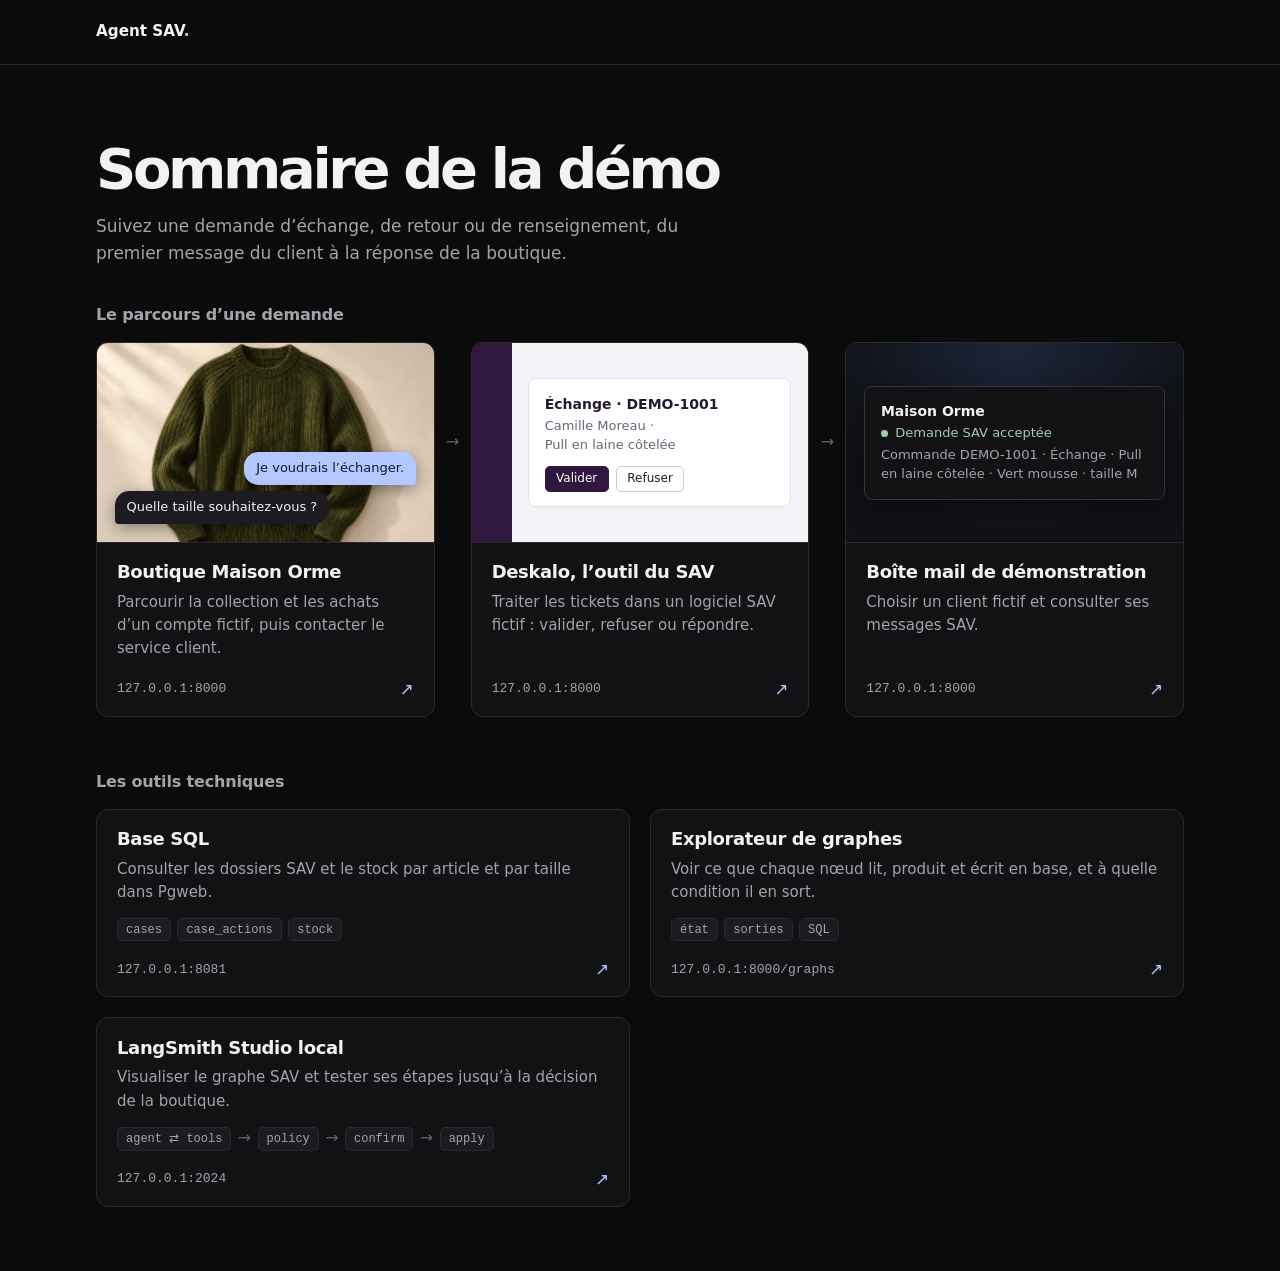
<file: interface/sommaire.html>
<!doctype html>
<html lang="fr">
<head>
  <meta charset="utf-8">
  <meta name="viewport" content="width=device-width, initial-scale=1">
  <title>Sommaire de la démo · Agent SAV</title>
  <link rel="stylesheet" href="theme.css">
  <style>
    /* Le parcours SAV en trois étapes illustrées, puis les outils techniques. */
    .shell { width: min(68rem, calc(100% - 3rem)); }
    .intro p { max-width: 40rem; font-size: 1.0625rem; }
    .section-title { margin-bottom: 1.1rem; font-size: 1rem; font-weight: 550; letter-spacing: -.01em; color: var(--muted); }
    .steps, .tools ul { margin: 0; padding: 0; list-style: none; }

    .steps { display: grid; grid-template-columns: repeat(3, minmax(0, 1fr)); gap: 2.25rem; }
    .steps li { position: relative; display: grid; }
    .steps li + li::before {
      content: "→" / "";
      position: absolute;
      top: 5.75rem;
      left: -2.25rem;
      width: 2.25rem;
      text-align: center;
      line-height: 1;
      color: var(--control-line);
    }

    .card {
      display: flex;
      flex-direction: column;
      min-width: 0;
      overflow: hidden;
      border: 1px solid var(--line);
      border-radius: .75rem;
      background: var(--surface);
      color: var(--ink);
      text-decoration: none;
      transition: border-color .18s, background-color .18s, transform .18s;
    }
    .card:hover { border-color: var(--accent-border); background: #15161b; color: var(--ink); transform: translateY(-3px); }
    .card-body { display: flex; flex: 1; flex-direction: column; gap: .5rem; padding: 1.2rem 1.25rem 1.1rem; }
    .card h3 { font-size: 1.125rem; font-weight: 620; letter-spacing: -.02em; }
    .card p { color: var(--muted); font-size: .9375rem; }
    .address {
      display: flex;
      align-items: center;
      justify-content: space-between;
      gap: .75rem;
      margin-top: auto;
      padding-top: .7rem;
      color: var(--muted);
      font: .8125rem/1.4 ui-monospace, Consolas, monospace;
    }
    .open-icon { color: var(--accent); font: 1.05rem/1 system-ui, sans-serif; transition: transform .18s; }
    .card:hover .open-icon { transform: translate(2px, -2px); }

    /* Aperçus décoratifs de chaque écran. */
    .preview {
      display: flex;
      flex-direction: column;
      justify-content: center;
      height: 12.5rem;
      padding: 1.1rem;
      border-bottom: 1px solid var(--line);
      background: radial-gradient(circle at 50% 0, #1c2438, #101116 75%);
      font-size: .8125rem;
      line-height: 1.45;
    }
    .preview-photo {
      justify-content: flex-end;
      align-items: flex-end;
      gap: .4rem;
      background: #2a2f1c url("../agent_sav/boutique/pull.webp") 50% 22% / cover;
    }
    .preview-helpdesk { background: linear-gradient(90deg, #2f1740 2.5rem, #f5f2f7 2.5rem); padding-left: 3.5rem; }
    .preview-helpdesk .window { border-color: #e6e1ea; background: #fff; color: #6d6277; box-shadow: none; }
    .preview-helpdesk .window b { color: #251a2e; }
    .preview-helpdesk .buttons span { border-color: #cfc6d6; color: #251a2e; }
    .preview-helpdesk .buttons .primary { border-color: #2f1740; background: #2f1740; color: #fff; }
    .bubble { padding: .45rem .75rem; border-radius: .9rem; box-shadow: 0 .25rem 1rem #0006; }
    .bubble-customer { border-bottom-right-radius: .25rem; background: var(--accent); color: #101a30; }
    .bubble-agent { align-self: flex-start; border-bottom-left-radius: .25rem; background: var(--surface-raised); }
    .window {
      display: grid;
      gap: .2rem;
      padding: .9rem 1rem;
      border: 1px solid #33343c;
      border-radius: .5rem;
      background: var(--surface);
      box-shadow: 0 .5rem 1.5rem #0006;
      color: var(--muted);
      text-wrap: balance;
    }
    .window b { color: var(--ink); font-size: .875rem; font-weight: 600; }
    .buttons { display: flex; gap: .45rem; margin-top: .5rem; }
    .buttons span { padding: .2rem .65rem; border: 1px solid var(--control-line); border-radius: .3rem; color: var(--ink); font-size: .75rem; }
    .buttons .primary { border-color: var(--accent-border); background: var(--accent-surface); color: var(--accent); }
    .accepted { display: flex; align-items: center; gap: .45rem; color: #a8cbad; }
    .accepted::before { content: ""; width: .45rem; height: .45rem; border-radius: 50%; background: currentColor; }

    .tools { margin-top: clamp(2.5rem, 5vw, 3.5rem); }
    .tools ul { display: grid; grid-template-columns: repeat(2, minmax(0, 1fr)); gap: 1.25rem; }
    .tools li { display: grid; }
    .chips { display: flex; flex-wrap: wrap; align-items: center; gap: .4rem; margin-top: .35rem; color: var(--control-line); }
    .chips code {
      padding: .12rem .5rem;
      border: 1px solid var(--line);
      border-radius: .3rem;
      background: var(--surface-raised);
      color: var(--muted);
      font: .75rem/1.5 ui-monospace, Consolas, monospace;
    }

    @media (prefers-reduced-motion: reduce) {
      .card, .open-icon { transition: none; }
      .card:hover, .card:hover .open-icon { transform: none; }
    }
  </style>
</head>
<body>
  <header class="site-header">
    <div class="shell header-inner">
      <a class="wordmark" href="sommaire.html">Agent SAV<span>.</span></a>
    </div>
  </header>
  <main class="shell">
    <div class="page-heading intro">
      <h1>Sommaire de la démo</h1>
      <p>Suivez une demande d’échange, de retour ou de renseignement, du premier message du client à la réponse de la boutique.</p>
    </div>

    <nav aria-label="Accès à la démonstration">
      <section aria-labelledby="steps-title">
        <h2 class="section-title" id="steps-title">Le parcours d’une demande</h2>
        <ol class="steps">
          <li>
            <a class="card" href="http://127.0.0.1:8000/" target="_blank" rel="noopener">
              <div class="preview preview-photo" aria-hidden="true">
                <span class="bubble bubble-customer">Je voudrais l’échanger.</span>
                <span class="bubble bubble-agent">Quelle taille souhaitez-vous ?</span>
              </div>
              <div class="card-body">
                <h3>Boutique Maison Orme</h3>
                <p>Parcourir la collection et les achats d’un compte fictif, puis contacter le service client.</p>
                <span class="address">127.0.0.1:8000 <span class="open-icon" aria-hidden="true">↗</span></span>
              </div>
            </a>
          </li>
          <li>
            <a class="card" href="http://127.0.0.1:8000/shop/support" target="_blank" rel="noopener">
              <div class="preview preview-helpdesk" aria-hidden="true">
                <div class="window">
                  <b>Échange · DEMO-1001</b>
                  <span>Camille Moreau · Pull en laine côtelée</span>
                  <div class="buttons"><span class="primary">Valider</span><span>Refuser</span></div>
                </div>
              </div>
              <div class="card-body">
                <h3>Deskalo, l’outil du SAV</h3>
                <p>Traiter les tickets dans un logiciel SAV fictif : valider, refuser ou répondre.</p>
                <span class="address">127.0.0.1:8000 <span class="open-icon" aria-hidden="true">↗</span></span>
              </div>
            </a>
          </li>
          <li>
            <a class="card" href="http://127.0.0.1:8000/support/mailbox" target="_blank" rel="noopener">
              <div class="preview" aria-hidden="true">
                <div class="window">
                  <b>Maison Orme</b>
                  <span class="accepted">Demande SAV acceptée</span>
                  <span>Commande DEMO-1001 · Échange · Pull en laine côtelée · Vert mousse · taille M</span>
                </div>
              </div>
              <div class="card-body">
                <h3>Boîte mail de démonstration</h3>
                <p>Choisir un client fictif et consulter ses messages SAV.</p>
                <span class="address">127.0.0.1:8000 <span class="open-icon" aria-hidden="true">↗</span></span>
              </div>
            </a>
          </li>
        </ol>
      </section>

      <section class="tools" aria-labelledby="tools-title">
        <h2 class="section-title" id="tools-title">Les outils techniques</h2>
        <ul>
          <li>
            <a class="card" href="http://127.0.0.1:8081/" target="_blank" rel="noopener">
              <div class="card-body">
                <h3>Base SQL</h3>
                <p>Consulter les dossiers SAV et le stock par article et par taille dans Pgweb.</p>
                <div class="chips" aria-hidden="true"><code>cases</code><code>case_actions</code><code>stock</code></div>
                <span class="address">127.0.0.1:8081 <span class="open-icon" aria-hidden="true">↗</span></span>
              </div>
            </a>
          </li>
          <li>
            <a class="card" href="http://127.0.0.1:8000/graphs" target="_blank" rel="noopener">
              <div class="card-body">
                <h3>Explorateur de graphes</h3>
                <p>Voir ce que chaque nœud lit, produit et écrit en base, et à quelle condition il en sort.</p>
                <div class="chips" aria-hidden="true"><code>état</code><code>sorties</code><code>SQL</code></div>
                <span class="address">127.0.0.1:8000/graphs <span class="open-icon" aria-hidden="true">↗</span></span>
              </div>
            </a>
          </li>
          <li>
            <a class="card" href="https://smith.langchain.com/studio/?baseUrl=http%3A%2F%2F127.0.0.1%3A2024" target="_blank" rel="noopener">
              <div class="card-body">
                <h3>LangSmith Studio local</h3>
                <p>Visualiser le graphe SAV et tester ses étapes jusqu’à la décision de la boutique.</p>
                <div class="chips" aria-hidden="true"><code>agent ⇄ tools</code>→<code>policy</code>→<code>confirm</code>→<code>apply</code></div>
                <span class="address">127.0.0.1:2024 <span class="open-icon" aria-hidden="true">↗</span></span>
              </div>
            </a>
          </li>
        </ul>
      </section>
    </nav>
  </main>
</body>
</html>
</file>
<file: interface/theme.css>
:root {
  color-scheme: dark;
  font-family: system-ui, sans-serif;
  line-height: 1.55;
  background: #0b0b0c;
  color: #f2f2f3;
  --ink: #f2f2f3;
  --muted: #a3a3ab;
  --line: #29292e;
  --control-line: #62626e;
  --surface: #121214;
  --surface-raised: #1b1b20;
  --accent: #b3c8ff;
  --accent-hover: #d4e0ff;
  --accent-surface: #18223a;
  --accent-border: #5673b0;
  --radius: .4rem;
}

*, *::before, *::after { box-sizing: border-box; }
body { min-height: 100vh; margin: 0; display: flex; flex-direction: column; }
[hidden] { display: none !important; }
:focus-visible { outline: 2px solid var(--accent); outline-offset: 3px; }
h1, h2, h3, p { margin: 0; }
h1, h2, h3 { line-height: 1.15; text-wrap: balance; }
h1 { font-size: clamp(2.25rem, 5.4vw, 3.5rem); font-weight: 650; letter-spacing: -.06em; }
h2 { font-size: clamp(1.15rem, 3vw, 1.45rem); font-weight: 620; letter-spacing: -.025em; }
a { color: var(--accent); text-underline-offset: .22em; }
a:hover { color: var(--accent-hover); }
button, input, select { font: inherit; }
button { cursor: pointer; }
button:disabled { cursor: default; opacity: .58; }

.shell { width: min(56rem, calc(100% - 3rem)); margin-inline: auto; }
.site-header { border-bottom: 1px solid var(--line); }
.header-inner {
  min-height: 4rem;
  display: flex;
  align-items: center;
  justify-content: space-between;
  flex-wrap: wrap;
  gap: .5rem 1.5rem;
  padding-block: .6rem;
}
.wordmark { color: var(--ink); font-size: .95rem; font-weight: 650; text-decoration: none; }
.wordmark span { color: var(--accent); }
.site-nav { display: flex; flex-wrap: wrap; gap: .25rem 1.25rem; font-size: .875rem; }
.site-nav a { color: var(--muted); display: flex; align-items: center; min-height: 2rem; text-decoration: none; }
.site-nav a:hover, .site-nav [aria-current="page"] { color: var(--ink); text-decoration: underline; }
main { flex: 1; padding-block: clamp(2.5rem, 6vw, 4.5rem) 4rem; }
.page-heading { margin-bottom: clamp(1.5rem, 4vw, 2.5rem); }
.page-heading p { margin-top: .75rem; color: var(--muted); }
.site-footer { border-top: 1px solid var(--line); color: var(--muted); }
.footer-inner { padding-block: 1.2rem; font-size: .8125rem; }
</file>
